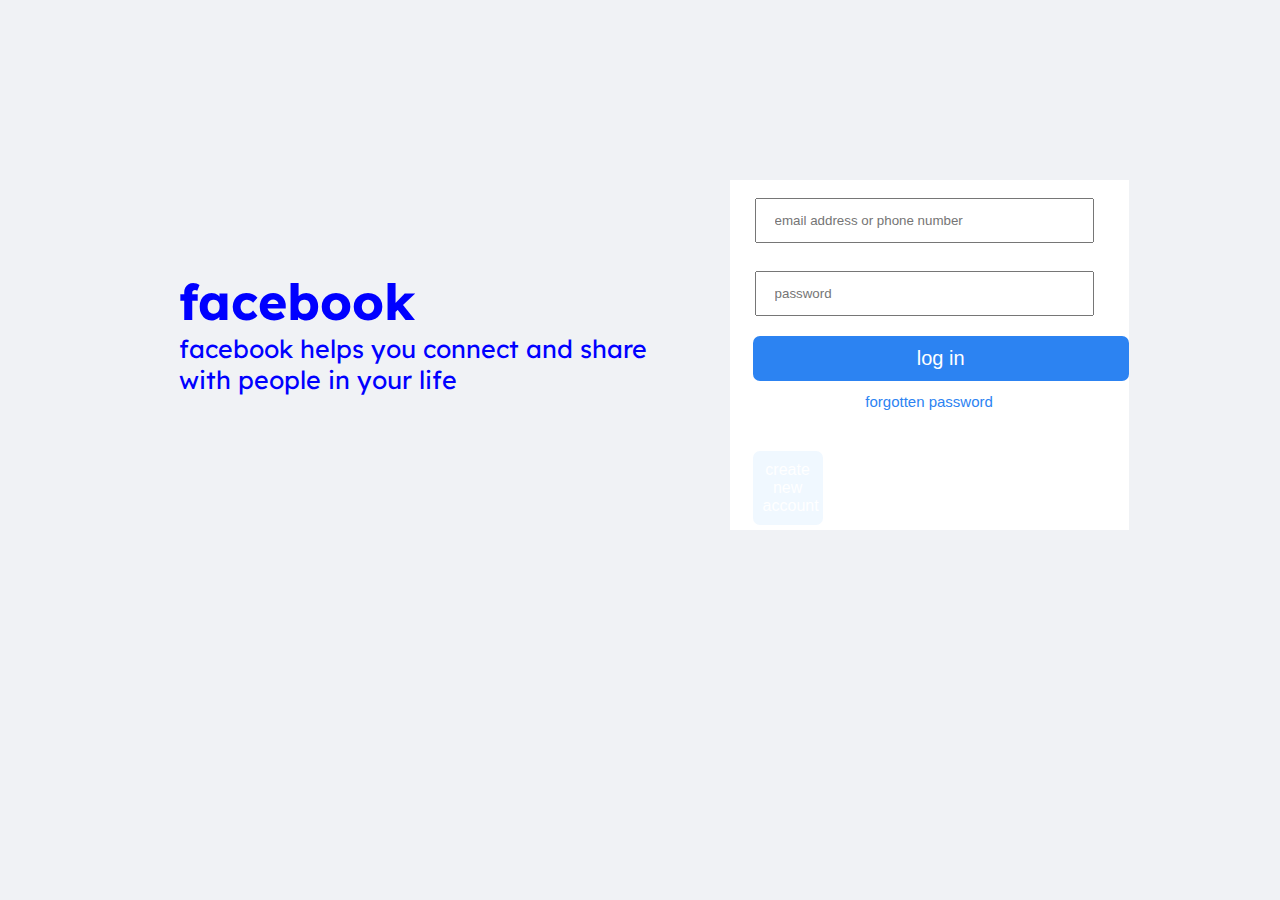
<file: index.html>
<!DOCTYPE html>
<html lang="en">
<head>
    <meta charset="UTF-8">
    <meta http-equiv="X-UA-Compatible" content="IE=edge">
    <meta name="viewport" content="width=device-width, initial-scale=1.0">
    <title>facebook in 1 min</title>
    <link rel="stylesheet" href="style.css">
</head>
<body>
    <div  class="container">
    <h1> facebook</h1>
    <p>facebook helps you connect and share <br> with people in your life</p>
    </div>
    <header>
        <div class="box">
            <input type="email" name="email" placeholder="email address or phone number"> <br>
            <input type="password" name="password" id="password" placeholder="password">

        </div>
        <div class="link">
            <a href="#"> log in</a>

        </div>
        <div class="link1">
            <a href="#"> forgotten password</a>
        </div>
        <div class="link2">
            <a href="#"> create new account</a>

        </div>
    </header>

</body>
</html>
</file>
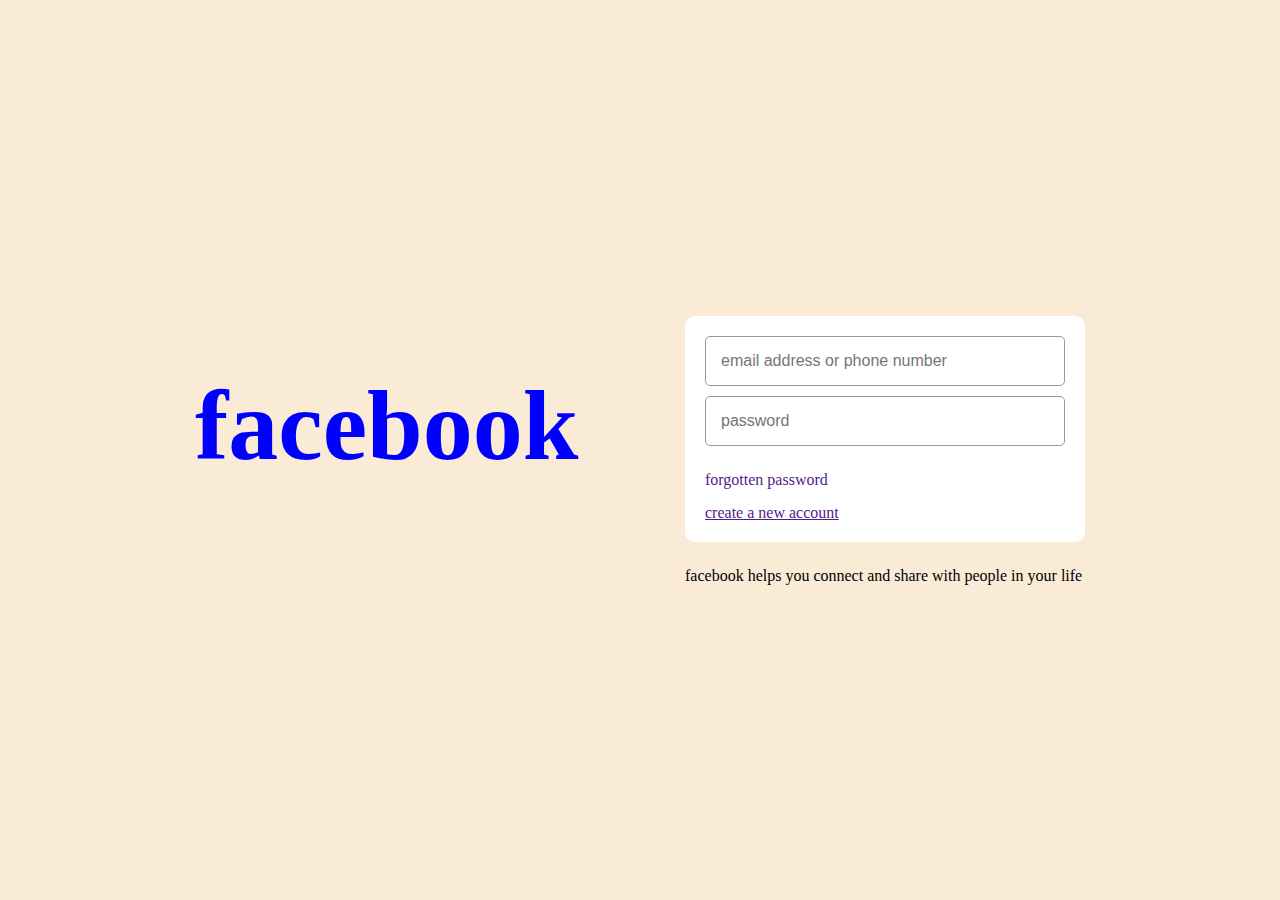
<file: src/class 3/src/facebook assignment/index.html>
<!DOCTYPE html>
<html lang="en">
<head>
    <meta charset="UTF-8">
    <meta http-equiv="X-UA-Compatible" content="IE=edge">
    <meta name="viewport" content="width=device-width, initial-scale=1.0">
    <title>facebook page </title>
    <link rel="stylesheet" href="style.css">
</head>
<body>
    <div class="container"> 
        <div class="left">
            <h1>facebook</h1>
            <p> facebook helps you connect and share with people in your life </p>

        </div>
        <div class="right">
            <form action="">
                <input type="text" placeholder="email address or phone number">
                <input type="password" placeholder="password">
                <a href="" class="forget"> forgotten password</a>
                <div class=" sign up">
                    <a href="" class="signup"> create a new account</a>

                </div>
            </form>
            <p>facebook helps you connect and share with people in your life</p>


        </div>

    </div>
    
</body>
</html>
</file>
<file: style.css>
@import url('https://fonts.googleapis.com/css2?family=Lexend+Deca&display=swap');

#logo{
    width: 200px;
    height: 200px;
}
*{
    margin: 0;
    padding: 0;
}
body{
    background-color: #F0F2F5;
    font-family: 'roboto', sans-serif;
}
.container{
    position: absolute;
    top: 30%;
    left: 14%;
    font-size: 25px;
    font-family: lexend deca;
}
.container{
    color: blue;
}
header{
    width: 399px;
    height: 350px;
    position: absolute;
    top: 20%;
    left: 57%;
    background-color: white;
}
.box input{
    width: 75%;
    margin: 10px;
    margin-top: 18px;
    margin-left: 25px;
    padding: 13px 18px;
}
.link{
    text-align: center;
    background-color: #2C83f2;
    margin-top: 10px;
    margin-left: 23px;
    padding: 11px;
    border-radius: 7px;
}
.link a{
    color: white;
    text-decoration: none;
    font-size: 20px;
}
.link1{
    text-align: center;
    margin-top: 12px;
}
.link1 a{
    text-decoration: none;
    color: #2C83f2;
    font-size: 15px;}
    .link2{
        width: 50px;
        margin: 23px;

    text-align: center;
    margin-top: 40px;
    background-color: aliceblue;
    padding: 10px;
    border-radius: 7px;
}
.link2 a{
    text-decoration: none;
    color: white;
}
.logg:visited{
    color: aqua;
}
</file>
<file: src/class 3/src/facebook assignment/style.css>
*{
    margin: 0;
    padding: 0;
    box-sizing: border-box;
}
body{
    display: flex;
    justify-content: center;
    align-items: center;
    width: 100%;
    height: 100vh;
    background-color: antiquewhite;
}
.container{
    width: 100%;
    height: 100%;
    display: flex;
    justify-content: space-around;
    align-items: center;
}
 .left, .right, form{
    display: flex;
    flex-direction: column;
    align-content: center;
    justify-content: center;
 }
 .left{
    width: 100px;
    align-items: flex-start;
 }
 .left h1{
    font-family: facebook letter faces;
    font-size: 100px;
    color: blue;
 }
 .left p{
    font-size: 5px;
    color: antiquewhite;
    height: 50px;
    font-family:"roboto condensed, sans-serif";
 }
 .right{
    width: 400px;
 }
 form{
    background-color: white;
    border-radius: 10px;
    width: 400px;
    display: flex;
    padding: 20px;
    margin-bottom: 25px;
    box-shadow: 0 4px 8px 0 rgba(0, 0, 0, 0 2),0 6px 20px 0 rgba(0, 0, 0, 0 19);

 }
 form input{
    width: 100%;
    padding: 15px;
    margin-bottom: 10px;
    border-radius: 5px;
    border: 1px solid#999;
    outline: none;
    font-size: 16px;
 }
 .loginbtn{
    background-color: #1877f2;
    padding: 15px;
    text-align: center;
    text-decoration: none;
    width: 100px;
    border-radius: 5px;
    color: white;
    font-size: 20px;
    font-family: arial;
    font-weight: 700;
    transition: 0.5s;
 }
 .loginbtn:hover{
    background-color: #4257b2;
 }
.forget{
    margin: 15px 0;
    text-decoration: none;
}
</file>
